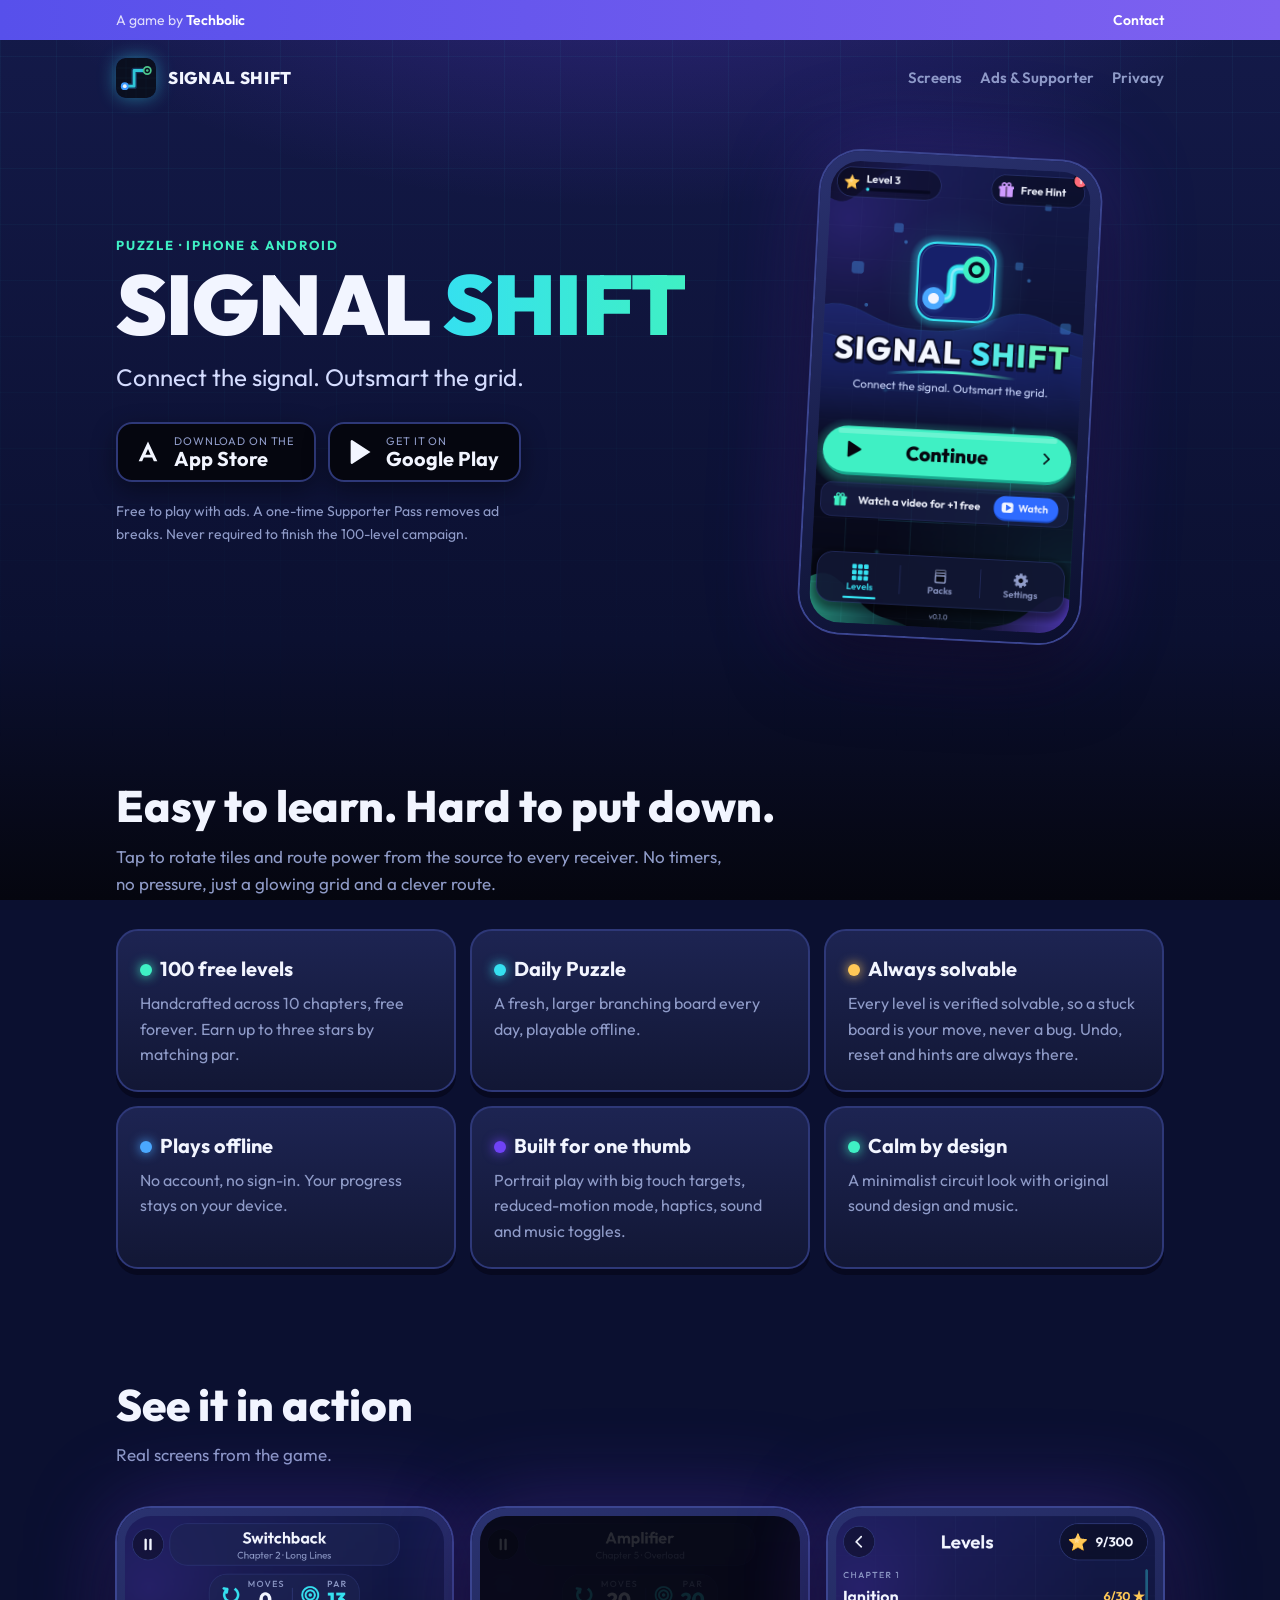
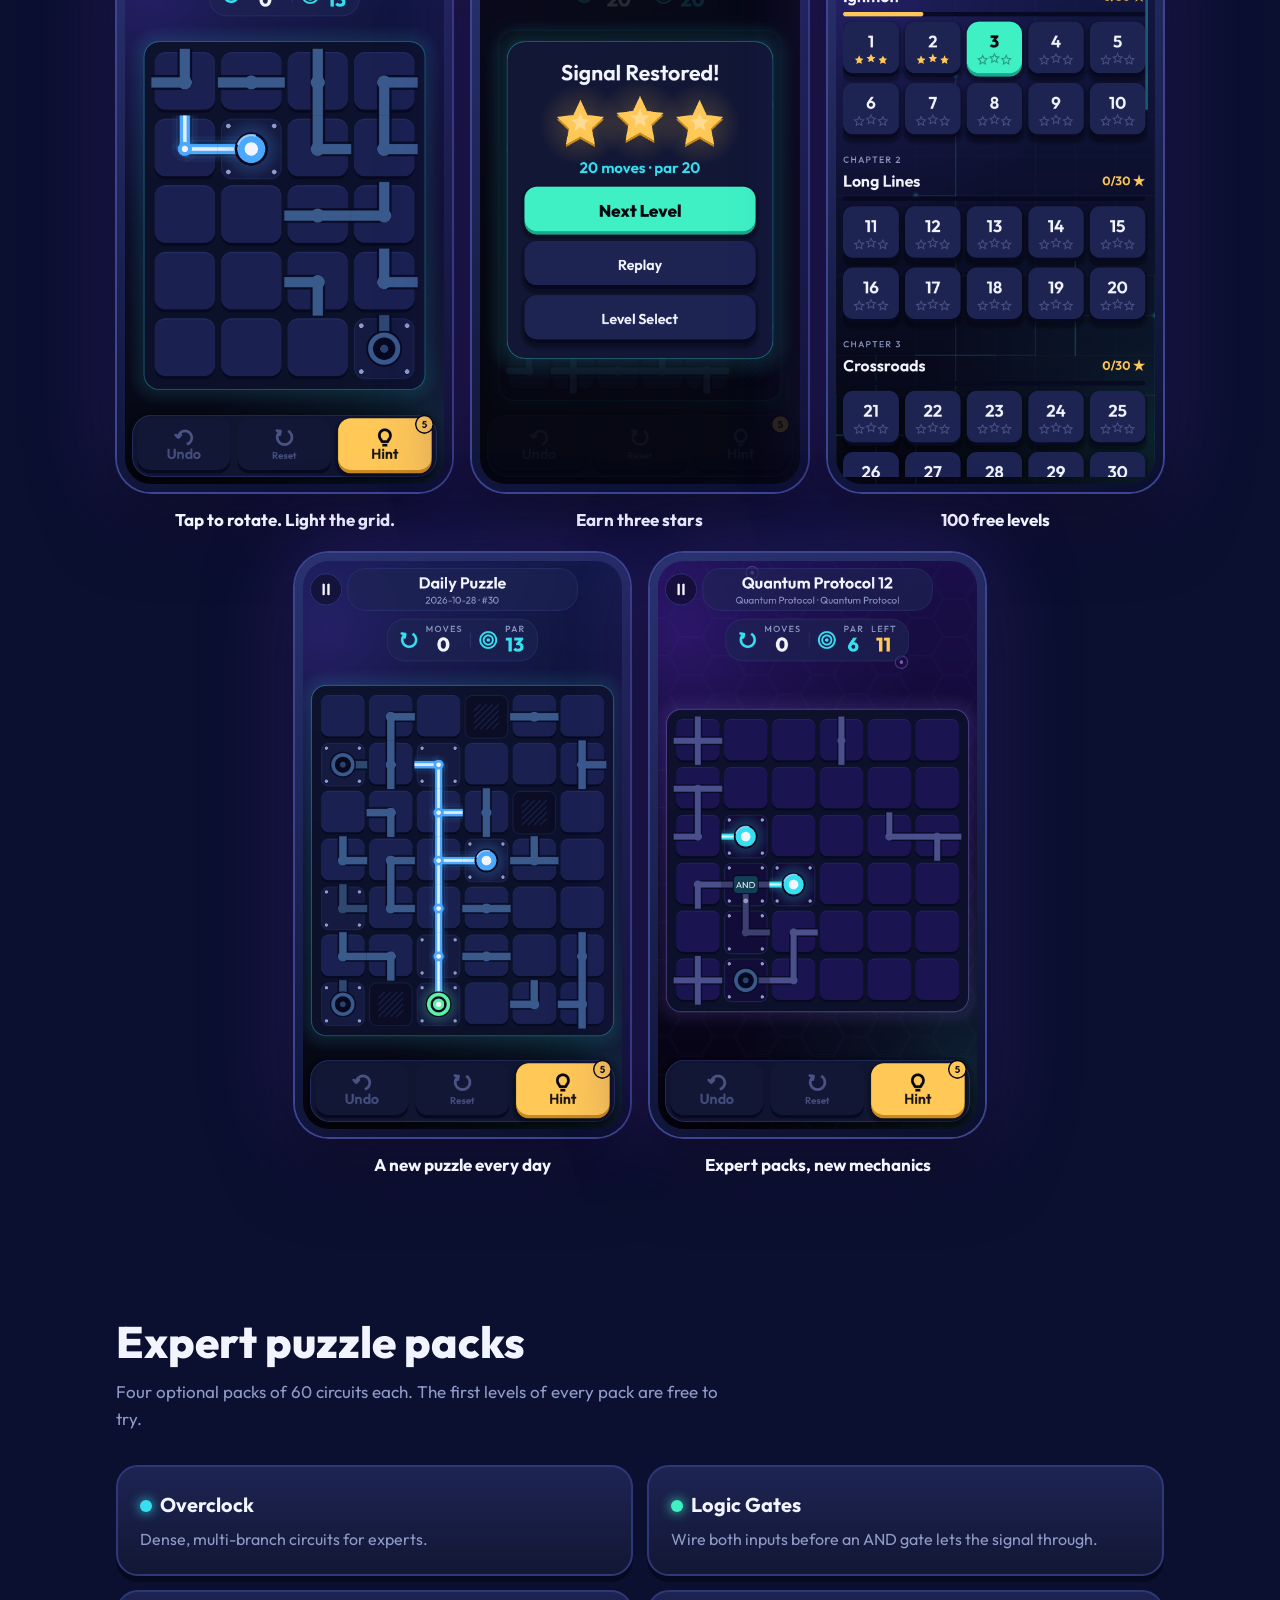
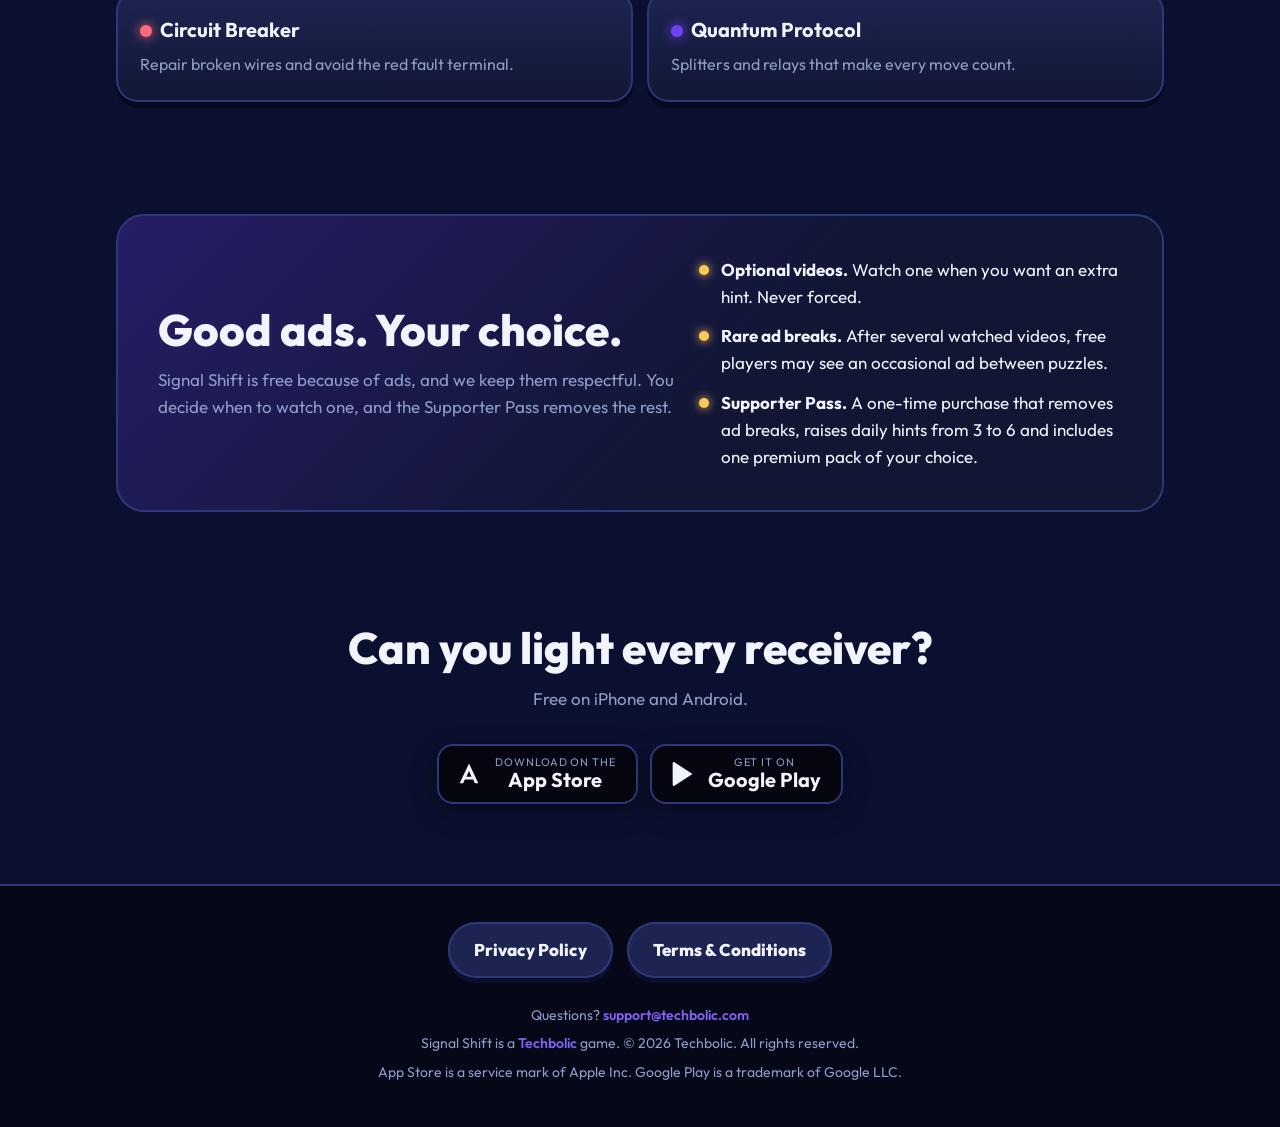
<file: marketing/index.html>
<!doctype html>
<html lang="en">

<head>
	<meta charset="utf-8">
	<meta name="viewport" content="width=device-width, initial-scale=1">
	<title>Signal Shift – Connect the signal. Outsmart the grid.</title>
	<meta name="description"
		content="Signal Shift is a calm circuit puzzle for iPhone and Android. Rotate tiles, route power to every receiver. 100 free levels, a daily puzzle and expert packs.">
	<meta property="og:type" content="website">
	<meta property="og:title" content="Signal Shift – Connect the signal. Outsmart the grid.">
	<meta property="og:description"
		content="Rotate circuit tiles and light every receiver. 100 free levels, a new Daily Puzzle every day, works offline.">
	<meta property="og:url" content="https://techbolic.com/games/signal-shift/">
	<meta property="og:image" content="https://techbolic.com/games/signal-shift/assets/shots/01_main_menu.png">
	<meta name="theme-color" content="#0b1030">
	<link rel="icon" href="assets/icon.svg" type="image/svg+xml">
	<link rel="canonical" href="https://techbolic.com/games/signal-shift/">
	<link rel="stylesheet" href="assets/style.css">
	<!-- TODO: swap both store URLs below once the apps are published. The Play link is derived from the bundle ID
     and only resolves after release; the App Store link needs the real id… URL from App Store Connect. -->
</head>

<body>

	<div class="tb-bar">
		<div class="wrap">
			<span>A game by <a href="https://techbolic.com">Techbolic</a></span>
			<a href="https://techbolic.com/contact">Contact</a>
		</div>
	</div>

	<header class="wrap">
		<nav class="nav" aria-label="Main">
			<a class="brand" href="index.html"><img src="assets/icon.svg" alt="" width="40" height="40"> SIGNAL
				SHIFT</a>
			<div class="nav-links">
				<a href="#screens">Screens</a>
				<a href="#ads">Ads &amp; Supporter</a>
				<a href="privacy/index.html">Privacy</a>
			</div>
		</nav>
	</header>

	<main>
		<div class="wrap hero">
			<div>
				<div class="eyebrow">Puzzle · iPhone &amp; Android</div>
				<h1 class="title">SIGNAL <span class="shift">SHIFT</span></h1>
				<p class="lede">Connect the signal. Outsmart the grid.</p>
				<div class="store-row">
					<a class="store" href="https://apps.apple.com/app/signal-shift" rel="noopener">
						<svg viewBox="0 0 24 24" aria-hidden="true">
							<path d="M12 3 4 20h3l1.4-3.2h7.2L17 20h3zm0 6.4 2.2 4.9H9.8z" />
						</svg>
						<span><small>Download on the</small><b>App Store</b></span>
					</a>
					<a class="store" href="https://play.google.com/store/apps/details?id=com.sohaibaslam.signalshift"
						rel="noopener">
						<svg viewBox="0 0 24 24" aria-hidden="true">
							<path d="M4 2.8v18.4a1 1 0 0 0 1.5.9L21 12 5.5 1.9A1 1 0 0 0 4 2.8z" />
						</svg>
						<span><small>Get it on</small><b>Google Play</b></span>
					</a>
				</div>
				<p class="fine">Free to play with ads. A one-time Supporter Pass removes ad breaks. Never required to
					finish the 100-level campaign.</p>
			</div>
			<div class="phone hero-phone">
				<img src="assets/shots/01_main_menu.png"
					alt="Signal Shift main menu with the glowing circuit logo and a Continue button" width="1080"
					height="1920" fetchpriority="high">
			</div>
		</div>

		<section class="wrap" id="features">
			<h2>Easy to learn. Hard to put down.</h2>
			<p class="section-lede">Tap to rotate tiles and route power from the source to every receiver. No timers, no
				pressure, just a glowing grid and a clever route.</p>
			<div class="cards">
				<div class="card" style="--c: var(--mint)">
					<h3><span class="dot"></span>100 free levels</h3>
					<p>Handcrafted across 10 chapters, free forever. Earn up to three stars by matching par.</p>
				</div>
				<div class="card" style="--c: var(--cyan)">
					<h3><span class="dot"></span>Daily Puzzle</h3>
					<p>A fresh, larger branching board every day, playable offline.</p>
				</div>
				<div class="card" style="--c: var(--warning)">
					<h3><span class="dot"></span>Always solvable</h3>
					<p>Every level is verified solvable, so a stuck board is your move, never a bug. Undo, reset and
						hints are always there.</p>
				</div>
				<div class="card" style="--c: var(--signal)">
					<h3><span class="dot"></span>Plays offline</h3>
					<p>No account, no sign-in. Your progress stays on your device.</p>
				</div>
				<div class="card" style="--c: var(--accent)">
					<h3><span class="dot"></span>Built for one thumb</h3>
					<p>Portrait play with big touch targets, reduced-motion mode, haptics, sound and music toggles.</p>
				</div>
				<div class="card" style="--c: var(--mint)">
					<h3><span class="dot"></span>Calm by design</h3>
					<p>A minimalist circuit look with original sound design and music.</p>
				</div>
			</div>
		</section>

		<section class="wrap" id="screens">
			<h2>See it in action</h2>
			<p class="section-lede">Real screens from the game.</p>
			<div class="gallery" tabindex="0" aria-label="Screenshots, scroll sideways">
				<figure>
					<div class="phone"><img src="assets/shots/02_mid_solve.png"
							alt="A level in progress with a glowing source, move counter and par" width="1080"
							height="1920" loading="lazy"></div>
					<figcaption>Tap to rotate. Light the grid.</figcaption>
				</figure>
				<figure>
					<div class="phone"><img src="assets/shots/03_solved.png"
							alt="The Signal Restored screen with three stars" width="1080" height="1920" loading="lazy">
					</div>
					<figcaption>Earn three stars</figcaption>
				</figure>
				<figure>
					<div class="phone"><img src="assets/shots/04_level_select.png"
							alt="Level select showing chapters with stars and progress" width="1080" height="1920"
							loading="lazy"></div>
					<figcaption>100 free levels</figcaption>
				</figure>
				<figure>
					<div class="phone"><img src="assets/shots/05_daily.png"
							alt="The Daily Puzzle on a larger branching board" width="1080" height="1920"
							loading="lazy"></div>
					<figcaption>A new puzzle every day</figcaption>
				</figure>
				<figure>
					<div class="phone"><img src="assets/shots/06_pack_level.png"
							alt="A Quantum Protocol pack level with an AND gate" width="1080" height="1920"
							loading="lazy"></div>
					<figcaption>Expert packs, new mechanics</figcaption>
				</figure>
			</div>
		</section>

		<section class="wrap" id="packs">
			<h2>Expert puzzle packs</h2>
			<p class="section-lede">Four optional packs of 60 circuits each. The first levels of every pack are free to
				try.</p>
			<div class="cards two">
				<div class="card" style="--c: var(--cyan)">
					<h3><span class="dot"></span>Overclock</h3>
					<p>Dense, multi-branch circuits for experts.</p>
				</div>
				<div class="card" style="--c: var(--mint)">
					<h3><span class="dot"></span>Logic Gates</h3>
					<p>Wire both inputs before an AND gate lets the signal through.</p>
				</div>
				<div class="card" style="--c: #ff6b7a">
					<h3><span class="dot"></span>Circuit Breaker</h3>
					<p>Repair broken wires and avoid the red fault terminal.</p>
				</div>
				<div class="card" style="--c: var(--accent)">
					<h3><span class="dot"></span>Quantum Protocol</h3>
					<p>Splitters and relays that make every move count.</p>
				</div>
			</div>
		</section>

		<section class="wrap" id="ads">
			<div class="ads">
				<div>
					<h2>Good ads. Your choice.</h2>
					<p class="section-lede" style="margin-bottom:0">Signal Shift is free because of ads, and we keep
						them respectful. You decide when to watch one, and the Supporter Pass removes the rest.</p>
				</div>
				<ul>
					<li><span><b>Optional videos.</b> Watch one when you want an extra hint. Never forced.</span></li>
					<li><span><b>Rare ad breaks.</b> After several watched videos, free players may see an occasional ad
							between puzzles.</span></li>
					<li><span><b>Supporter Pass.</b> A one-time purchase that removes ad breaks, raises daily hints from
							3 to 6 and includes one premium pack of your choice.</span></li>
				</ul>
			</div>
		</section>

		<section class="wrap cta">
			<h2>Can you light every receiver?</h2>
			<p class="section-lede" style="margin-inline:auto">Free on iPhone and Android.</p>
			<div class="store-row">
				<a class="store" href="https://apps.apple.com/app/signal-shift" rel="noopener">
					<svg viewBox="0 0 24 24" aria-hidden="true">
						<path d="M12 3 4 20h3l1.4-3.2h7.2L17 20h3zm0 6.4 2.2 4.9H9.8z" />
					</svg>
					<span><small>Download on the</small><b>App Store</b></span>
				</a>
				<a class="store" href="https://play.google.com/store/apps/details?id=com.sohaibaslam.signalshift"
					rel="noopener">
					<svg viewBox="0 0 24 24" aria-hidden="true">
						<path d="M4 2.8v18.4a1 1 0 0 0 1.5.9L21 12 5.5 1.9A1 1 0 0 0 4 2.8z" />
					</svg>
					<span><small>Get it on</small><b>Google Play</b></span>
				</a>
			</div>
		</section>
	</main>

	<footer>
		<div class="wrap">
			<div class="legal-btns">
				<a class="btn ghost" href="privacy/index.html">Privacy Policy</a>
				<a class="btn ghost" href="terms/index.html">Terms &amp; Conditions</a>
			</div>
			<div class="foot-meta">
				<span>Questions? <a href="mailto:support@techbolic.com">support@techbolic.com</a></span>
				<span>Signal Shift is a <a href="https://techbolic.com">Techbolic</a> game. &copy; 2026 Techbolic. All
					rights reserved.</span>
				<span>App Store is a service mark of Apple Inc. Google Play is a trademark of Google LLC.</span>
			</div>
		</div>
	</footer>

</body>

</html>
</file>
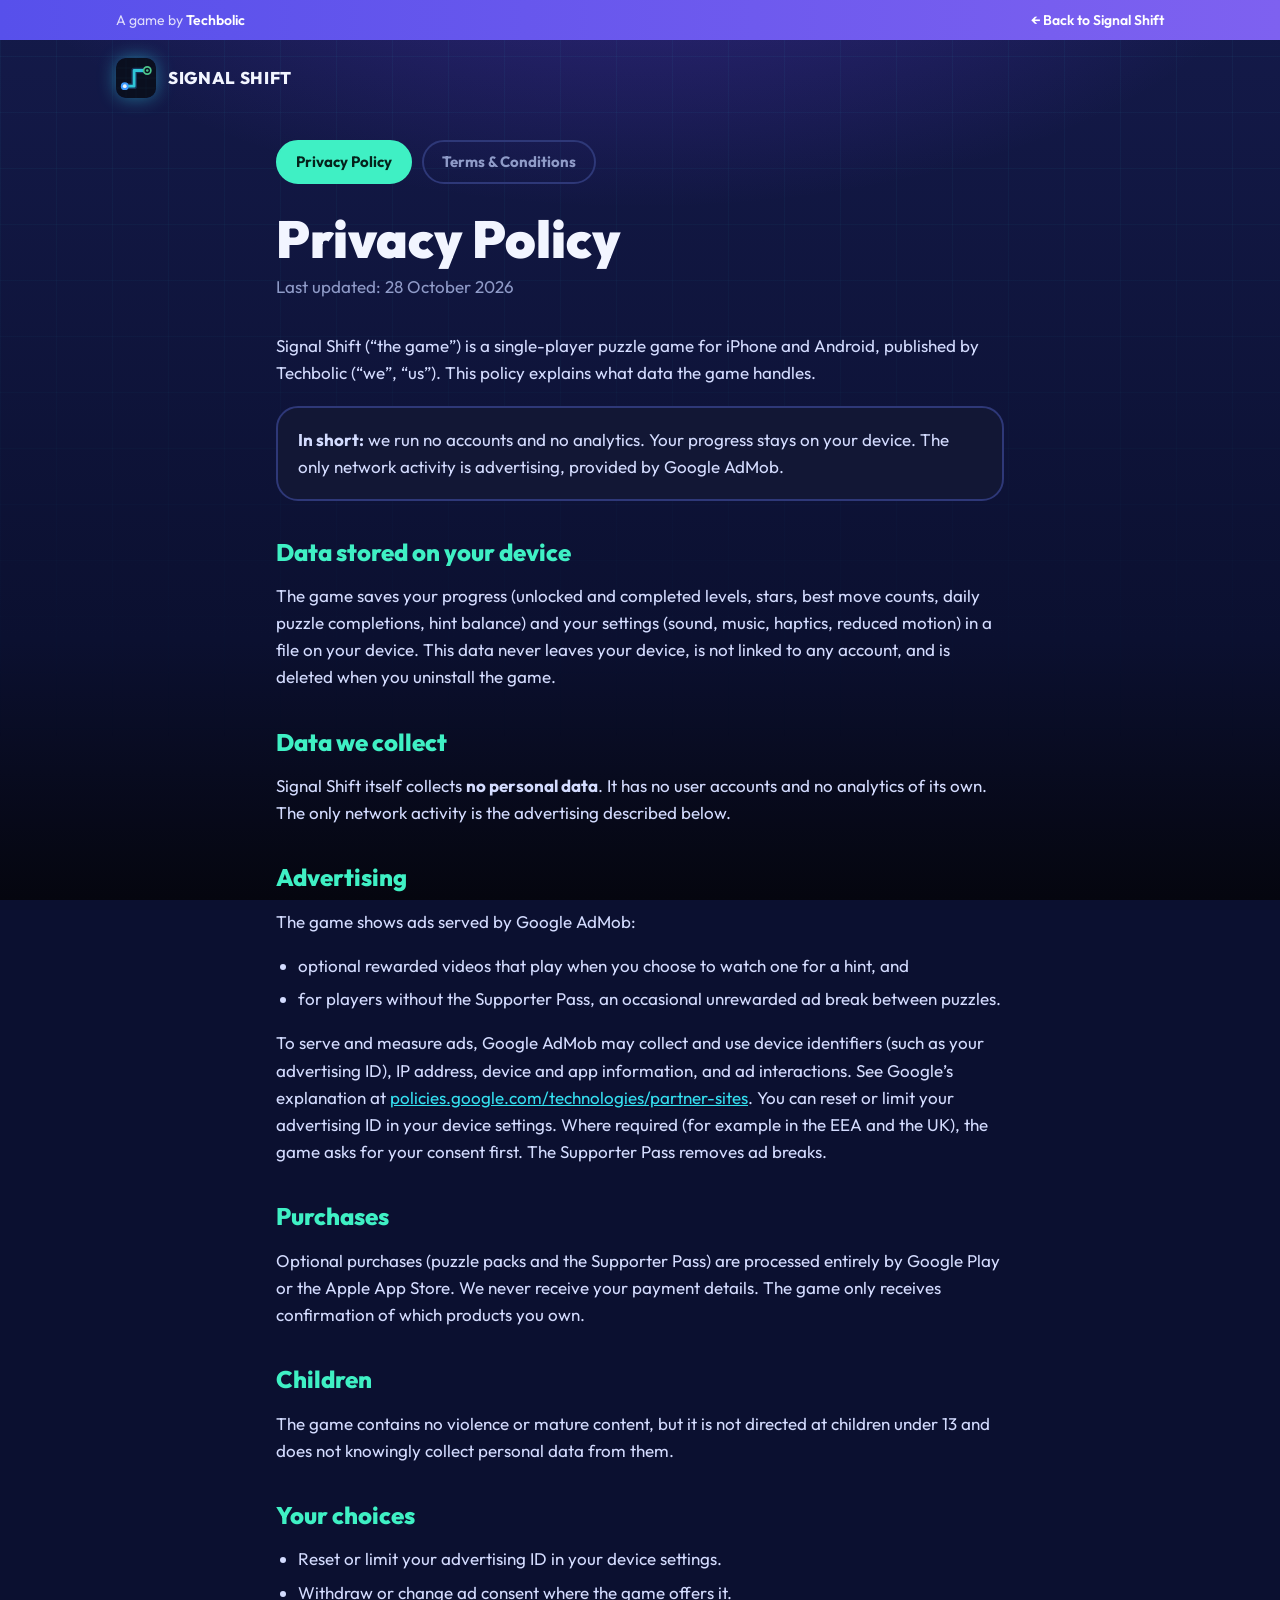
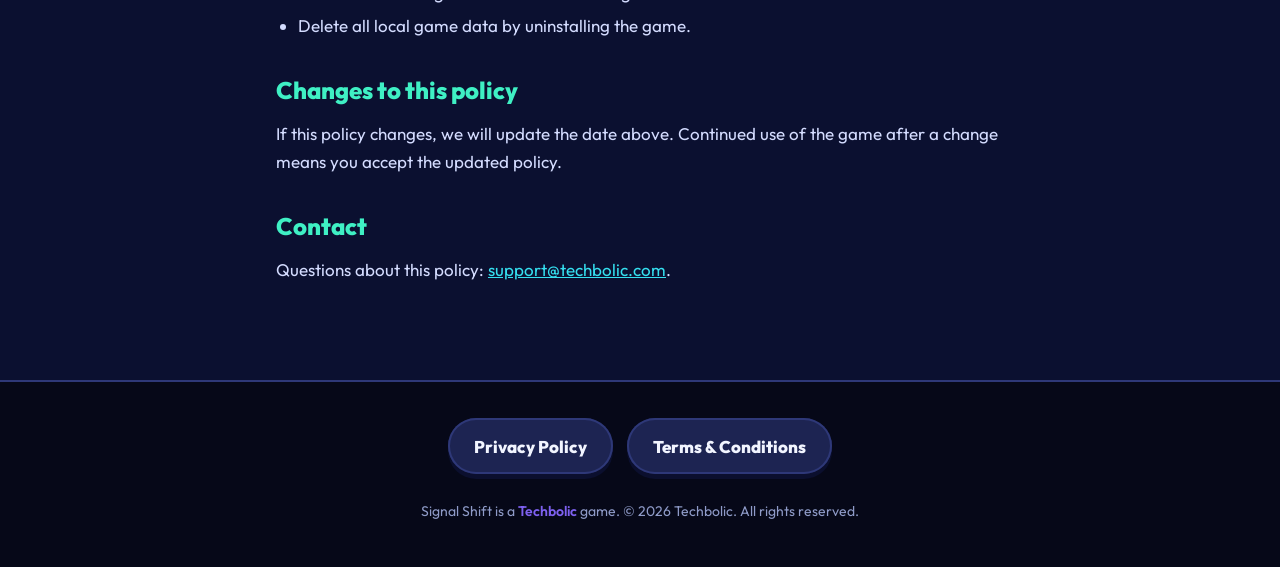
<file: marketing/privacy/index.html>
<!doctype html>
<html lang="en">
<head>
<meta charset="utf-8">
<meta name="viewport" content="width=device-width, initial-scale=1">
<title>Privacy Policy – Signal Shift</title>
<meta name="description" content="How Signal Shift handles your data: progress is stored on your device, no accounts, and ads are served by Google AdMob.">
<meta name="theme-color" content="#0b1030">
<link rel="icon" href="../assets/icon.svg" type="image/svg+xml">
<link rel="canonical" href="https://techbolic.com/games/signal-shift/privacy/">
<link rel="stylesheet" href="../assets/style.css">
</head>
<body>

<div class="tb-bar"><div class="wrap">
	<span>A game by <a href="https://techbolic.com">Techbolic</a></span>
	<a href="../index.html">&larr; Back to Signal Shift</a>
</div></div>

<header class="wrap">
	<nav class="nav" aria-label="Main">
		<a class="brand" href="../index.html"><img src="../assets/icon.svg" alt="" width="40" height="40"> SIGNAL SHIFT</a>
	</nav>
</header>

<main class="wrap legal">
	<div class="legal-switch">
		<a href="index.html" aria-current="page">Privacy Policy</a>
		<a href="../terms/index.html">Terms &amp; Conditions</a>
	</div>

	<h1>Privacy Policy</h1>
	<p class="updated">Last updated: 28 October 2026</p>

	<p>Signal Shift (&ldquo;the game&rdquo;) is a single-player puzzle game for iPhone and Android, published by Techbolic (&ldquo;we&rdquo;, &ldquo;us&rdquo;). This policy explains what data the game handles.</p>

	<div class="callout"><p><b>In short:</b> we run no accounts and no analytics. Your progress stays on your device. The only network activity is advertising, provided by Google AdMob.</p></div>

	<h2>Data stored on your device</h2>
	<p>The game saves your progress (unlocked and completed levels, stars, best move counts, daily puzzle completions, hint balance) and your settings (sound, music, haptics, reduced motion) in a file on your device. This data never leaves your device, is not linked to any account, and is deleted when you uninstall the game.</p>

	<h2>Data we collect</h2>
	<p>Signal Shift itself collects <b>no personal data</b>. It has no user accounts and no analytics of its own. The only network activity is the advertising described below.</p>

	<h2>Advertising</h2>
	<p>The game shows ads served by Google AdMob:</p>
	<ul>
		<li>optional rewarded videos that play when you choose to watch one for a hint, and</li>
		<li>for players without the Supporter Pass, an occasional unrewarded ad break between puzzles.</li>
	</ul>
	<p>To serve and measure ads, Google AdMob may collect and use device identifiers (such as your advertising ID), IP address, device and app information, and ad interactions. See Google&rsquo;s explanation at <a href="https://policies.google.com/technologies/partner-sites" rel="noopener">policies.google.com/technologies/partner-sites</a>. You can reset or limit your advertising ID in your device settings. Where required (for example in the EEA and the UK), the game asks for your consent first. The Supporter Pass removes ad breaks.</p>

	<h2>Purchases</h2>
	<p>Optional purchases (puzzle packs and the Supporter Pass) are processed entirely by Google Play or the Apple App Store. We never receive your payment details. The game only receives confirmation of which products you own.</p>

	<h2>Children</h2>
	<p>The game contains no violence or mature content, but it is not directed at children under 13 and does not knowingly collect personal data from them.</p>

	<h2>Your choices</h2>
	<ul>
		<li>Reset or limit your advertising ID in your device settings.</li>
		<li>Withdraw or change ad consent where the game offers it.</li>
		<li>Delete all local game data by uninstalling the game.</li>
	</ul>

	<h2>Changes to this policy</h2>
	<p>If this policy changes, we will update the date above. Continued use of the game after a change means you accept the updated policy.</p>

	<h2>Contact</h2>
	<p>Questions about this policy: <a href="mailto:support@techbolic.com">support@techbolic.com</a>.</p>
</main>

<footer>
	<div class="wrap">
		<div class="legal-btns">
			<a class="btn ghost" href="index.html">Privacy Policy</a>
			<a class="btn ghost" href="../terms/index.html">Terms &amp; Conditions</a>
		</div>
		<div class="foot-meta">
			<span>Signal Shift is a <a href="https://techbolic.com">Techbolic</a> game. &copy; 2026 Techbolic. All rights reserved.</span>
		</div>
	</div>
</footer>

</body>
</html>
</file>
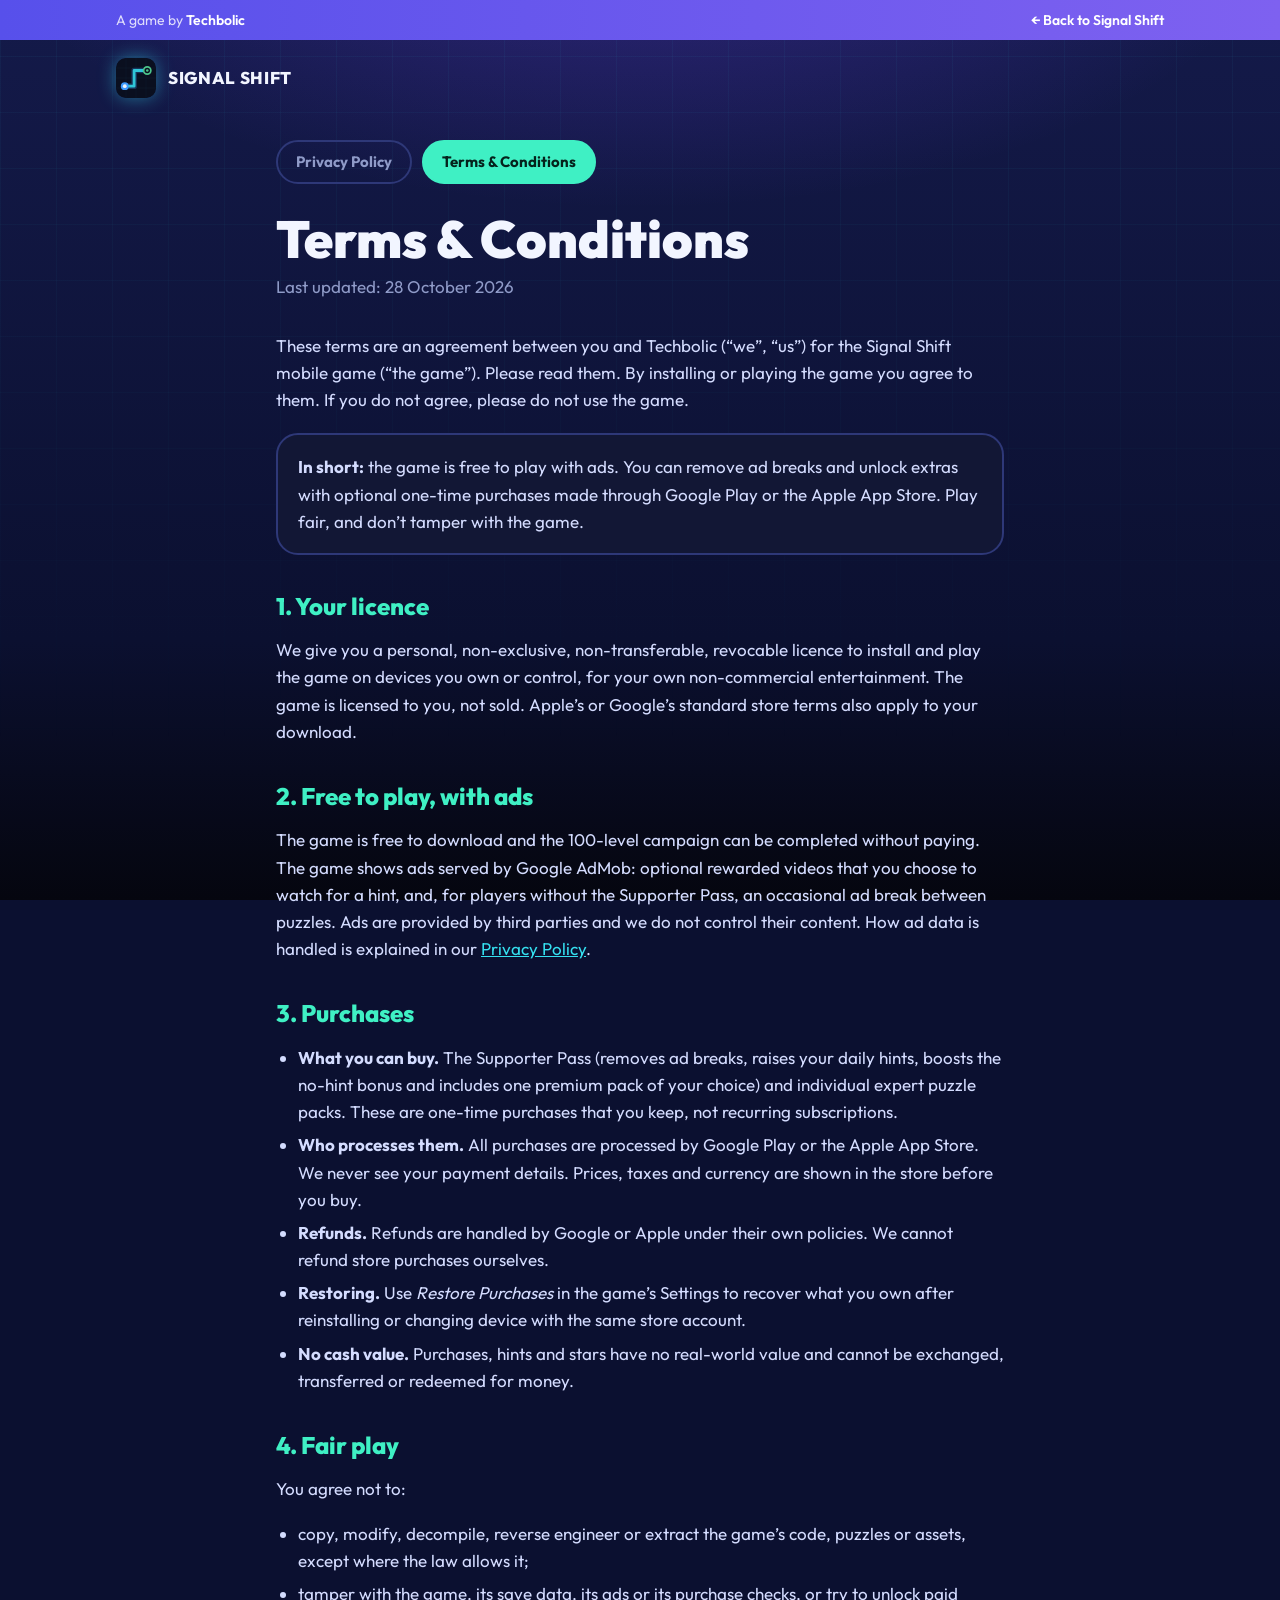
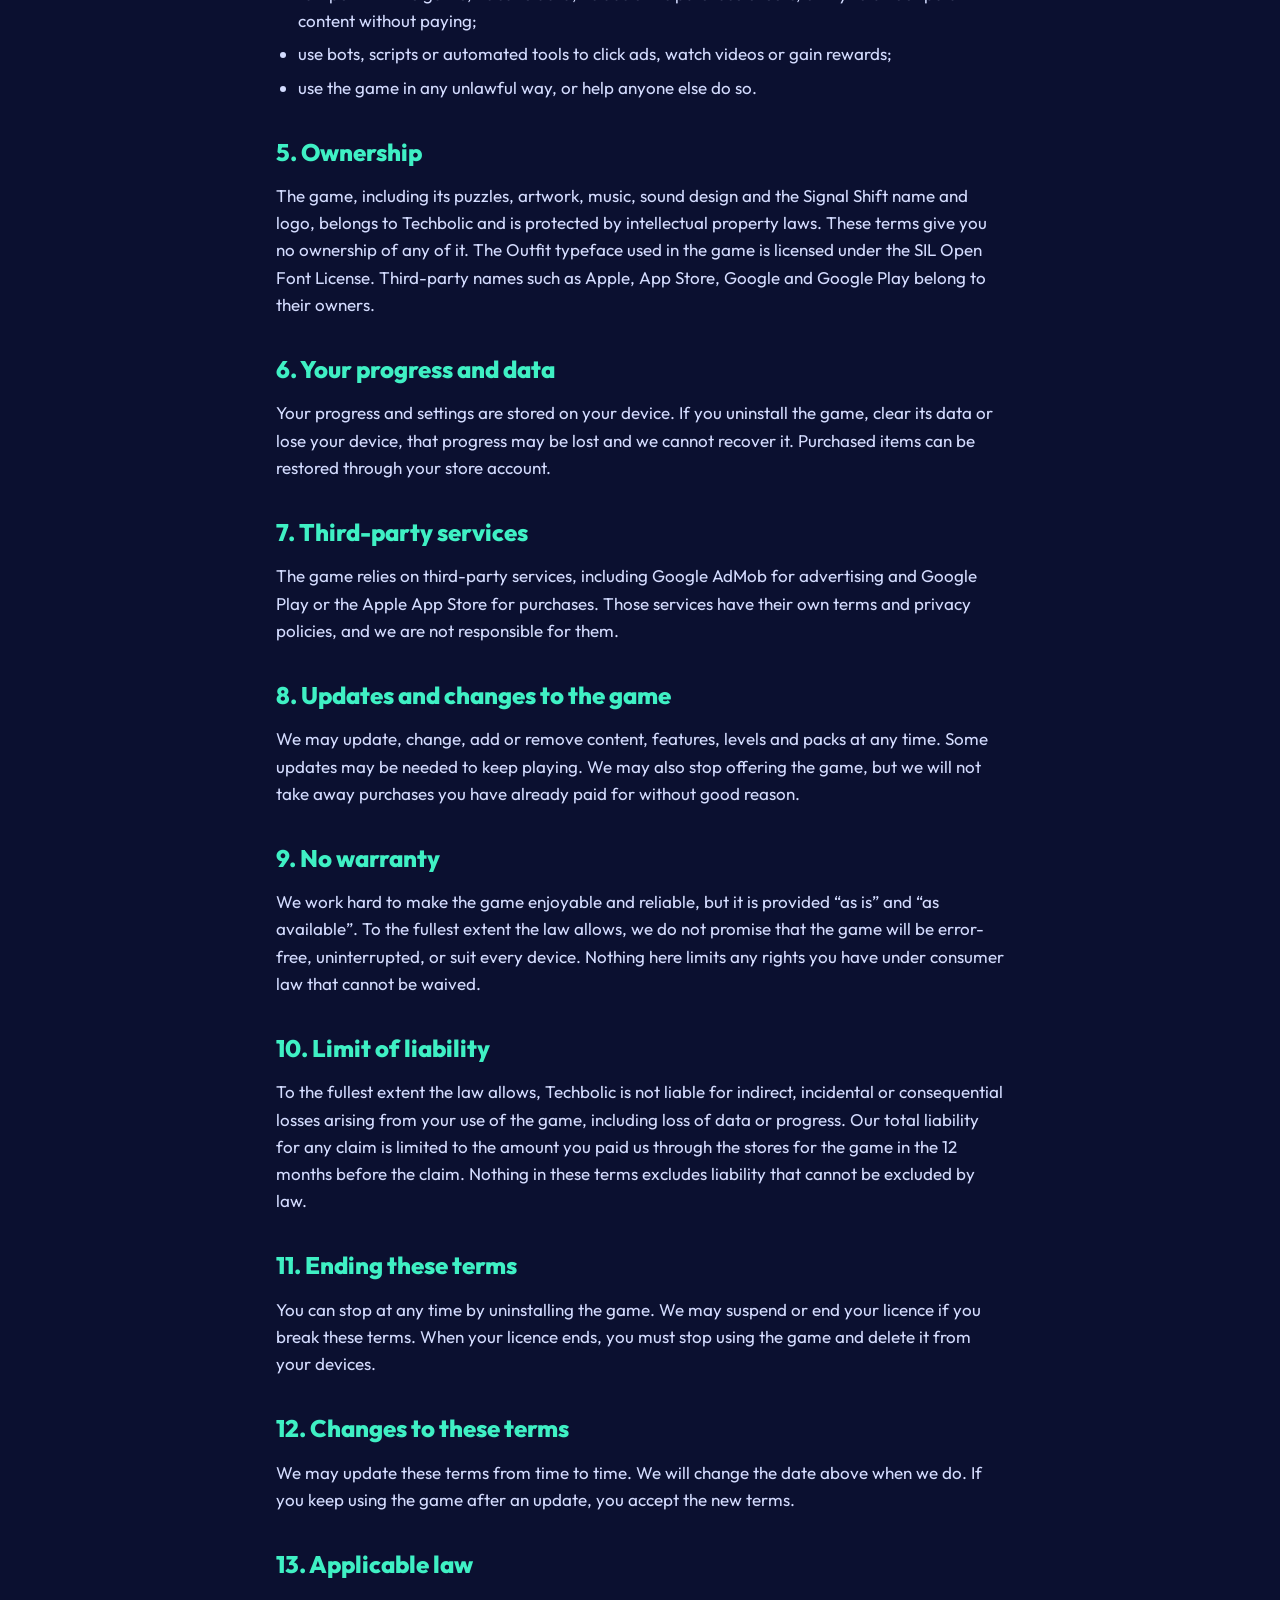
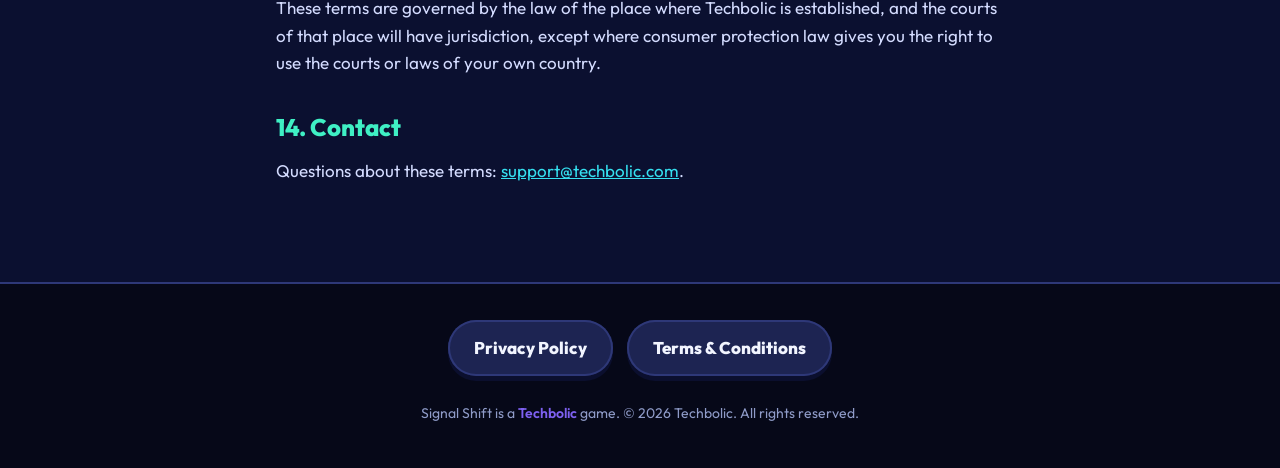
<file: marketing/terms/index.html>
<!doctype html>
<html lang="en">
<head>
<meta charset="utf-8">
<meta name="viewport" content="width=device-width, initial-scale=1">
<title>Terms &amp; Conditions – Signal Shift</title>
<meta name="description" content="The terms for playing Signal Shift: licence, ads, purchases, the Supporter Pass and your responsibilities.">
<meta name="theme-color" content="#0b1030">
<link rel="icon" href="../assets/icon.svg" type="image/svg+xml">
<link rel="canonical" href="https://techbolic.com/games/signal-shift/terms/">
<link rel="stylesheet" href="../assets/style.css">
</head>
<body>

<div class="tb-bar"><div class="wrap">
	<span>A game by <a href="https://techbolic.com">Techbolic</a></span>
	<a href="../index.html">&larr; Back to Signal Shift</a>
</div></div>

<header class="wrap">
	<nav class="nav" aria-label="Main">
		<a class="brand" href="../index.html"><img src="../assets/icon.svg" alt="" width="40" height="40"> SIGNAL SHIFT</a>
	</nav>
</header>

<main class="wrap legal">
	<div class="legal-switch">
		<a href="../privacy/index.html">Privacy Policy</a>
		<a href="index.html" aria-current="page">Terms &amp; Conditions</a>
	</div>

	<h1>Terms &amp; Conditions</h1>
	<p class="updated">Last updated: 28 October 2026</p>

	<p>These terms are an agreement between you and Techbolic (&ldquo;we&rdquo;, &ldquo;us&rdquo;) for the Signal Shift mobile game (&ldquo;the game&rdquo;). Please read them. By installing or playing the game you agree to them. If you do not agree, please do not use the game.</p>

	<div class="callout"><p><b>In short:</b> the game is free to play with ads. You can remove ad breaks and unlock extras with optional one-time purchases made through Google Play or the Apple App Store. Play fair, and don&rsquo;t tamper with the game.</p></div>

	<h2>1. Your licence</h2>
	<p>We give you a personal, non-exclusive, non-transferable, revocable licence to install and play the game on devices you own or control, for your own non-commercial entertainment. The game is licensed to you, not sold. Apple&rsquo;s or Google&rsquo;s standard store terms also apply to your download.</p>

	<h2>2. Free to play, with ads</h2>
	<p>The game is free to download and the 100-level campaign can be completed without paying. The game shows ads served by Google AdMob: optional rewarded videos that you choose to watch for a hint, and, for players without the Supporter Pass, an occasional ad break between puzzles. Ads are provided by third parties and we do not control their content. How ad data is handled is explained in our <a href="../privacy/index.html">Privacy Policy</a>.</p>

	<h2>3. Purchases</h2>
	<ul>
		<li><b>What you can buy.</b> The Supporter Pass (removes ad breaks, raises your daily hints, boosts the no-hint bonus and includes one premium pack of your choice) and individual expert puzzle packs. These are one-time purchases that you keep, not recurring subscriptions.</li>
		<li><b>Who processes them.</b> All purchases are processed by Google Play or the Apple App Store. We never see your payment details. Prices, taxes and currency are shown in the store before you buy.</li>
		<li><b>Refunds.</b> Refunds are handled by Google or Apple under their own policies. We cannot refund store purchases ourselves.</li>
		<li><b>Restoring.</b> Use <i>Restore Purchases</i> in the game&rsquo;s Settings to recover what you own after reinstalling or changing device with the same store account.</li>
		<li><b>No cash value.</b> Purchases, hints and stars have no real-world value and cannot be exchanged, transferred or redeemed for money.</li>
	</ul>

	<h2>4. Fair play</h2>
	<p>You agree not to:</p>
	<ul>
		<li>copy, modify, decompile, reverse engineer or extract the game&rsquo;s code, puzzles or assets, except where the law allows it;</li>
		<li>tamper with the game, its save data, its ads or its purchase checks, or try to unlock paid content without paying;</li>
		<li>use bots, scripts or automated tools to click ads, watch videos or gain rewards;</li>
		<li>use the game in any unlawful way, or help anyone else do so.</li>
	</ul>

	<h2>5. Ownership</h2>
	<p>The game, including its puzzles, artwork, music, sound design and the Signal Shift name and logo, belongs to Techbolic and is protected by intellectual property laws. These terms give you no ownership of any of it. The Outfit typeface used in the game is licensed under the SIL Open Font License. Third-party names such as Apple, App Store, Google and Google Play belong to their owners.</p>

	<h2>6. Your progress and data</h2>
	<p>Your progress and settings are stored on your device. If you uninstall the game, clear its data or lose your device, that progress may be lost and we cannot recover it. Purchased items can be restored through your store account.</p>

	<h2>7. Third-party services</h2>
	<p>The game relies on third-party services, including Google AdMob for advertising and Google Play or the Apple App Store for purchases. Those services have their own terms and privacy policies, and we are not responsible for them.</p>

	<h2>8. Updates and changes to the game</h2>
	<p>We may update, change, add or remove content, features, levels and packs at any time. Some updates may be needed to keep playing. We may also stop offering the game, but we will not take away purchases you have already paid for without good reason.</p>

	<h2>9. No warranty</h2>
	<p>We work hard to make the game enjoyable and reliable, but it is provided &ldquo;as is&rdquo; and &ldquo;as available&rdquo;. To the fullest extent the law allows, we do not promise that the game will be error-free, uninterrupted, or suit every device. Nothing here limits any rights you have under consumer law that cannot be waived.</p>

	<h2>10. Limit of liability</h2>
	<p>To the fullest extent the law allows, Techbolic is not liable for indirect, incidental or consequential losses arising from your use of the game, including loss of data or progress. Our total liability for any claim is limited to the amount you paid us through the stores for the game in the 12 months before the claim. Nothing in these terms excludes liability that cannot be excluded by law.</p>

	<h2>11. Ending these terms</h2>
	<p>You can stop at any time by uninstalling the game. We may suspend or end your licence if you break these terms. When your licence ends, you must stop using the game and delete it from your devices.</p>

	<h2>12. Changes to these terms</h2>
	<p>We may update these terms from time to time. We will change the date above when we do. If you keep using the game after an update, you accept the new terms.</p>

	<h2>13. Applicable law</h2>
	<p>These terms are governed by the law of the place where Techbolic is established, and the courts of that place will have jurisdiction, except where consumer protection law gives you the right to use the courts or laws of your own country.</p>

	<h2>14. Contact</h2>
	<p>Questions about these terms: <a href="mailto:support@techbolic.com">support@techbolic.com</a>.</p>
</main>

<footer>
	<div class="wrap">
		<div class="legal-btns">
			<a class="btn ghost" href="../privacy/index.html">Privacy Policy</a>
			<a class="btn ghost" href="index.html">Terms &amp; Conditions</a>
		</div>
		<div class="foot-meta">
			<span>Signal Shift is a <a href="https://techbolic.com">Techbolic</a> game. &copy; 2026 Techbolic. All rights reserved.</span>
		</div>
	</div>
</footer>

</body>
</html>
</file>
<file: marketing/assets/style.css>
/* Signal Shift site. Tokens mirror scripts/ui/palette.gd; --tb-* is the Techbolic brand violet. */
@font-face {
	font-family: "Outfit";
	src: url("Outfit-Variable.ttf") format("truetype");
	font-weight: 100 900;
	font-display: swap;
}

:root {
	--bg: #0b1030;
	--bg-top: #141a4a;
	--bg-deep: #05060f;
	--panel: #121735;
	--panel-raised: #1d2452;
	--border: #2e3878;
	--mint: #3ff0c4;
	--mint-dark: #17a88e;
	--cyan: #35e0f0;
	--signal: #4aa8ff;
	--accent: #6f42f5;
	--warning: #ffc857;
	--text: #f2f5ff;
	--dim: #8f9bc8;
	--tb: #7e61f0;
	--tb-dark: #5750eb;
	--radius: 22px;
	--gutter: 16px;
}

* { box-sizing: border-box; }
html { scroll-behavior: smooth; }

body {
	margin: 0;
	font-family: "Outfit", system-ui, -apple-system, "Segoe UI", sans-serif;
	font-size: 17px;
	line-height: 1.6;
	color: var(--text);
	background-color: var(--bg);
	background-image:
		radial-gradient(60rem 30rem at 50% -8rem, rgba(111, 66, 245, 0.35), transparent 70%),
		linear-gradient(var(--bg-top), var(--bg) 40rem, var(--bg-deep));
	background-attachment: fixed;
	-webkit-text-size-adjust: 100%;
}

/* Circuit grid, fixed behind everything. */
body::before {
	content: "";
	position: fixed;
	inset: 0;
	z-index: -1;
	background-image:
		linear-gradient(rgba(53, 224, 240, 0.05) 1px, transparent 1px),
		linear-gradient(90deg, rgba(53, 224, 240, 0.05) 1px, transparent 1px);
	background-size: 56px 56px;
	mask-image: linear-gradient(to bottom, #000, transparent 85%);
	-webkit-mask-image: linear-gradient(to bottom, #000, transparent 85%);
	pointer-events: none;
}

img { max-width: 100%; height: auto; display: block; }
a { color: var(--cyan); }
a:hover { color: var(--mint); }
:focus-visible { outline: 3px solid var(--mint); outline-offset: 3px; border-radius: 8px; }

.wrap { width: 100%; max-width: 1080px; margin: 0 auto; padding-inline: var(--gutter); }

.sr-only {
	position: absolute; width: 1px; height: 1px; padding: 0; margin: -1px;
	overflow: hidden; clip: rect(0, 0, 0, 0); white-space: nowrap; border: 0;
}

/* Techbolic bar */
.tb-bar {
	background: linear-gradient(90deg, var(--tb-dark), var(--tb));
	font-size: 14px;
}
.tb-bar .wrap { display: flex; justify-content: space-between; align-items: center; min-height: 40px; gap: 12px; }
.tb-bar a { color: #fff; text-decoration: none; font-weight: 600; }
.tb-bar a:hover { text-decoration: underline; color: #fff; }
.tb-bar span { color: rgba(255, 255, 255, 0.8); }

/* Site nav */
.nav { display: flex; align-items: center; justify-content: space-between; gap: 12px; padding: 18px 0; }
.brand { display: flex; align-items: center; gap: 12px; color: var(--text); text-decoration: none; font-weight: 800; letter-spacing: 0.04em; }
.brand:hover { color: var(--text); }
.brand img { width: 40px; height: 40px; border-radius: 10px; box-shadow: 0 0 18px rgba(53, 224, 240, 0.45); }
.nav-links { display: flex; gap: 18px; font-weight: 600; font-size: 15px; }
.nav-links a { color: var(--dim); text-decoration: none; }
.nav-links a:hover { color: var(--mint); }
@media (max-width: 559px) { .nav-links a:not(:last-child) { display: none; } }

/* Buttons: chunky pill with a darker bottom edge, like the in-game Continue button. */
.btn {
	display: inline-flex; align-items: center; justify-content: center; gap: 10px;
	min-height: 56px; padding: 0 26px; border-radius: 999px;
	font: inherit; font-weight: 800; font-size: 17px; text-decoration: none; cursor: pointer;
	color: #05231c; background: var(--mint);
	border: 0; box-shadow: 0 5px 0 var(--mint-dark), 0 10px 28px rgba(63, 240, 196, 0.3);
	transition: transform 0.12s, box-shadow 0.12s;
}
.btn:hover { color: #05231c; transform: translateY(-2px); box-shadow: 0 7px 0 var(--mint-dark), 0 14px 32px rgba(63, 240, 196, 0.4); }
.btn:active { transform: translateY(3px); box-shadow: 0 2px 0 var(--mint-dark); }
.btn.ghost {
	color: var(--text); background: var(--panel-raised);
	box-shadow: 0 5px 0 #0b0f2e, inset 0 0 0 2px var(--border);
}
.btn.ghost:hover { color: var(--mint); box-shadow: 0 7px 0 #0b0f2e, inset 0 0 0 2px var(--mint-dark); }

.store { display: flex; align-items: center; gap: 12px; min-height: 60px; padding: 8px 22px 8px 18px; border-radius: 16px;
	background: #05060f; color: var(--text); text-decoration: none; box-shadow: inset 0 0 0 2px var(--border), 0 8px 24px rgba(0, 0, 0, 0.4);
	transition: transform 0.12s, box-shadow 0.12s; }
.store:hover { color: var(--text); transform: translateY(-2px); box-shadow: inset 0 0 0 2px var(--mint), 0 12px 28px rgba(63, 240, 196, 0.2); }
.store svg { width: 28px; height: 28px; flex: none; fill: currentColor; }
.store small { display: block; font-size: 11px; letter-spacing: 0.08em; text-transform: uppercase; color: var(--dim); line-height: 1.1; }
.store b { display: block; font-size: 20px; line-height: 1.15; }
.store-row { display: flex; flex-wrap: wrap; gap: 12px; }

/* Hero */
.hero { display: grid; gap: 40px; padding-block: 28px 64px; align-items: center; }
.eyebrow { color: var(--mint); font-weight: 700; letter-spacing: 0.14em; text-transform: uppercase; font-size: 13px; }
h1.title { margin: 6px 0 12px; font-size: clamp(44px, 12vw, 84px); line-height: 1; font-weight: 900; letter-spacing: -0.01em; }
.title .shift {
	background: linear-gradient(90deg, var(--cyan), var(--mint));
	-webkit-background-clip: text; background-clip: text; color: transparent;
}
.lede { font-size: clamp(19px, 4.4vw, 24px); color: #d4dcff; max-width: 34ch; margin: 0 0 26px; }
.fine { color: var(--dim); font-size: 14px; margin-top: 18px; max-width: 46ch; }

/* Phone frame: the game is portrait, so screenshots are never stretched wide. */
.phone {
	width: min(100%, 280px); margin: 0 auto; padding: 10px; border-radius: 40px;
	background: linear-gradient(160deg, #2a3270, #0b0f2e);
	box-shadow: 0 0 0 2px #3b4590, 0 30px 70px rgba(0, 0, 0, 0.55), 0 0 90px rgba(111, 66, 245, 0.35);
}
.phone img { border-radius: 30px; aspect-ratio: 9 / 16; object-fit: cover; width: 100%; background: var(--panel); }
.phone.hero-phone { transform: rotate(3deg); }

/* Sections */
section { padding-block: 56px; }
h2 { font-size: clamp(30px, 7vw, 44px); line-height: 1.1; margin: 0 0 12px; font-weight: 800; }
.section-lede { color: var(--dim); max-width: 56ch; margin: 0 0 32px; }

.cards { display: grid; gap: 14px; grid-template-columns: 1fr; }
.card {
	background: linear-gradient(180deg, var(--panel-raised), var(--panel));
	border: 2px solid var(--border); border-radius: var(--radius); padding: 22px;
	box-shadow: 0 6px 0 #070920;
}
.card h3 { margin: 0 0 6px; font-size: 20px; }
.card p { margin: 0; color: var(--dim); font-size: 16px; }
.card .dot { display: inline-block; width: 12px; height: 12px; border-radius: 50%; margin-right: 8px; background: var(--c, var(--mint)); box-shadow: 0 0 12px var(--c, var(--mint)); }

/* Gallery */
.gallery {
	display: flex; gap: 20px; overflow-x: auto; scroll-snap-type: x mandatory;
	padding: 8px var(--gutter) 28px; margin: 0 calc(var(--gutter) * -1);
	scrollbar-color: var(--border) transparent;
}
.gallery figure { margin: 0; flex: 0 0 min(72vw, 250px); scroll-snap-align: center; }
.gallery .phone { width: 100%; border-radius: 34px; padding: 8px; }
.gallery .phone img { border-radius: 26px; }
.gallery figcaption { text-align: center; margin-top: 14px; font-weight: 700; color: var(--text); }

/* Ads panel */
.ads {
	display: grid; gap: 24px; padding: 28px; border-radius: 28px;
	border: 2px solid var(--border);
	background: linear-gradient(135deg, rgba(111, 66, 245, 0.28), rgba(18, 23, 53, 0.9) 60%);
}
.ads ul { margin: 0; padding: 0; list-style: none; display: grid; gap: 12px; }
.ads li { display: flex; gap: 12px; }
.ads li::before { content: ""; flex: none; width: 10px; height: 10px; margin-top: 9px; border-radius: 50%; background: var(--warning); box-shadow: 0 0 10px var(--warning); }

.cta { text-align: center; }
.cta .store-row { justify-content: center; }

/* Footer */
footer { text-align: center; margin-top: 24px; border-top: 2px solid var(--border); background: rgba(5, 6, 15, 0.7); padding: 36px 0 44px; }
.legal-btns { display: flex; flex-wrap: wrap; justify-content: center; gap: 14px; margin-bottom: 26px; }
.foot-meta { color: var(--dim); font-size: 14px; display: grid; gap: 6px; }
.foot-meta a { color: var(--tb); font-weight: 600; text-decoration: none; }
.foot-meta a:hover { color: #a99bff; text-decoration: underline; }

/* Legal pages */
.legal { max-width: 760px; padding-block: 24px 56px; }
.legal h1 { font-size: clamp(34px, 8vw, 52px); line-height: 1.05; margin: 0 0 6px; font-weight: 900; }
.legal .updated { color: var(--dim); margin: 0 0 32px; }
.legal h2 { font-size: 24px; margin: 38px 0 10px; color: var(--mint); }
.legal p, .legal li { color: #d4dcff; }
.legal ul { padding-left: 22px; }
.legal li { margin: 6px 0; }
.legal .callout {
	background: var(--panel); border: 2px solid var(--border); border-radius: var(--radius);
	padding: 18px 20px; margin: 20px 0;
}
.legal .callout p { margin: 0; }
.legal-switch { display: flex; gap: 10px; flex-wrap: wrap; margin: 0 0 28px; }
.legal-switch a { padding: 8px 18px; border-radius: 999px; border: 2px solid var(--border); color: var(--dim); text-decoration: none; font-weight: 700; font-size: 15px; }
.legal-switch a[aria-current="page"] { background: var(--mint); border-color: var(--mint); color: #05231c; }

@media (min-width: 720px) {
	.hero { grid-template-columns: 1.15fr 0.85fr; padding-block: 40px 88px; }
	.cards { grid-template-columns: repeat(3, 1fr); }
	.cards.two { grid-template-columns: repeat(2, 1fr); }
	.ads { grid-template-columns: 1.1fr 0.9fr; align-items: center; padding: 40px; }
	.gallery { justify-content: center; flex-wrap: wrap; overflow: visible; margin: 0; padding: 8px 0 28px; }
	.gallery figure { flex: 0 0 calc(33.333% - 14px); }
}

@media (prefers-reduced-motion: reduce) {
	html { scroll-behavior: auto; }
	.btn, .store { transition: none; }
	.phone.hero-phone { transform: none; }
}
</file>
